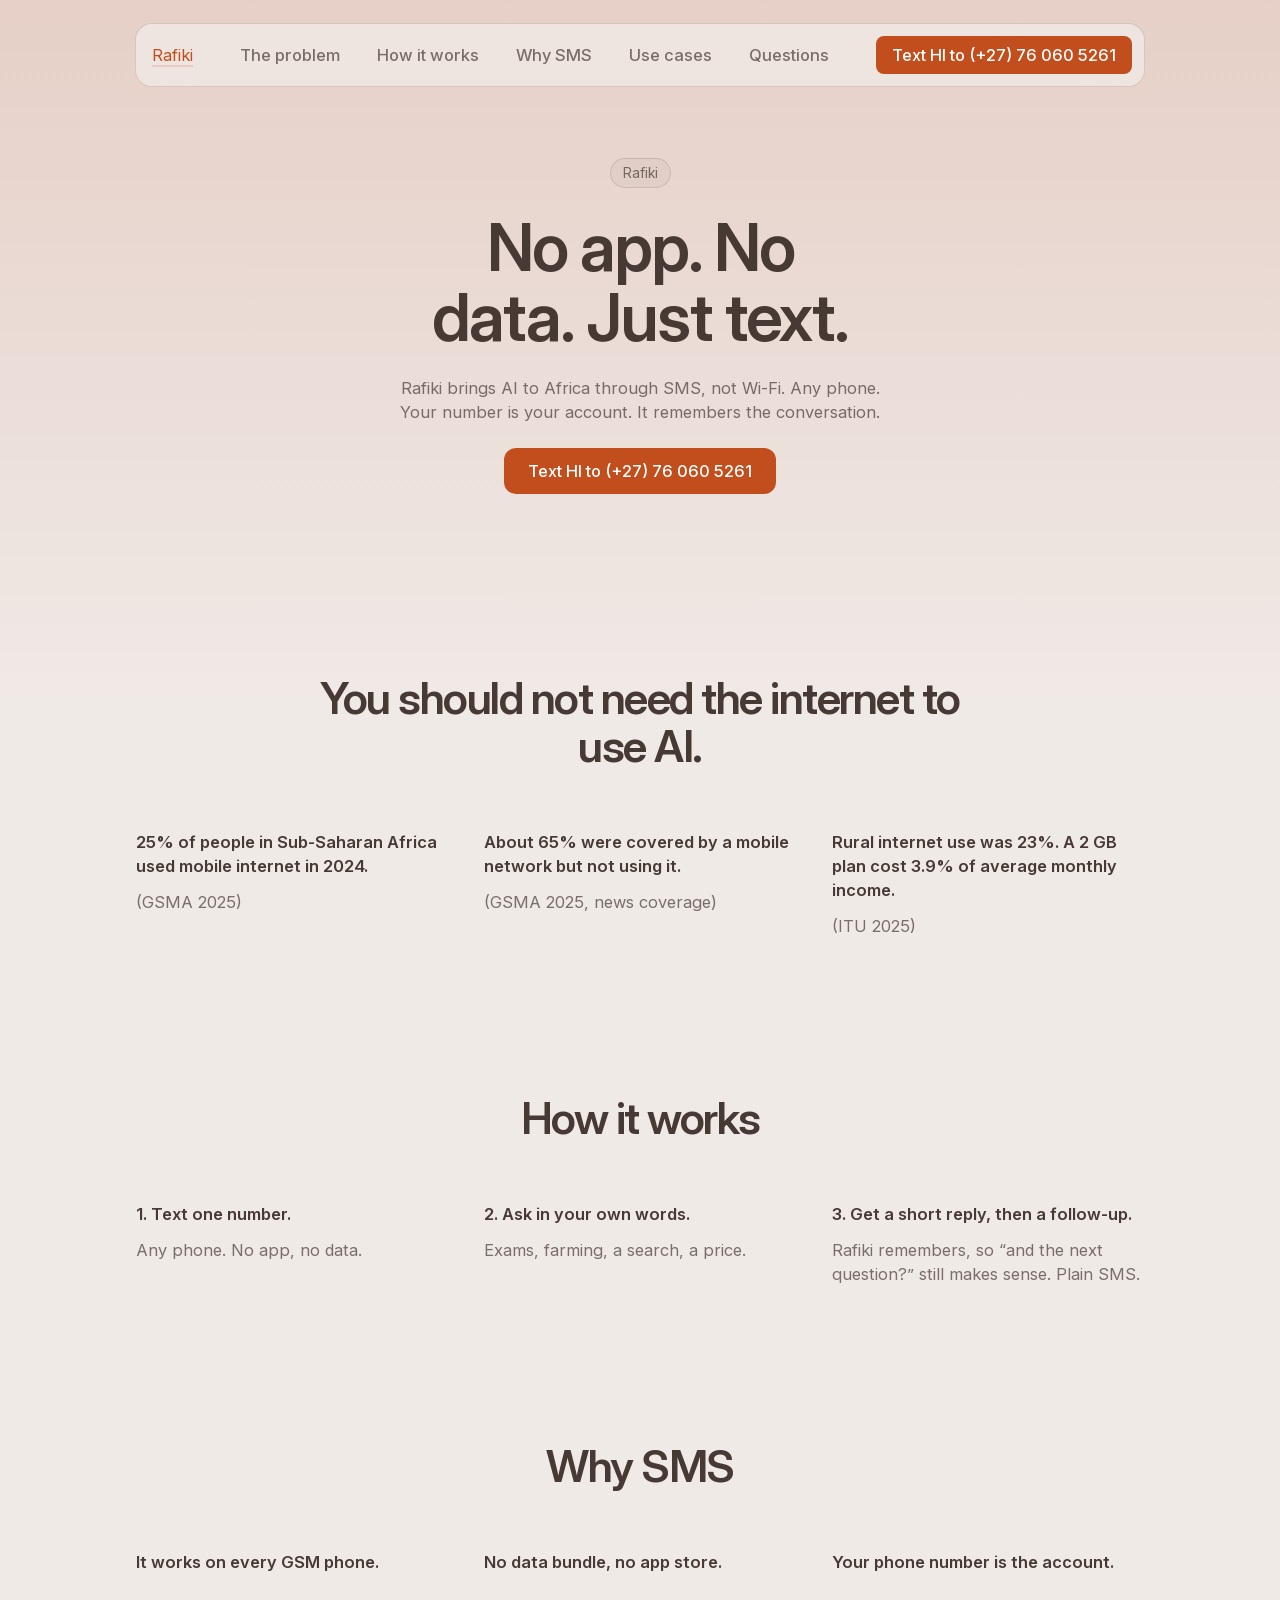
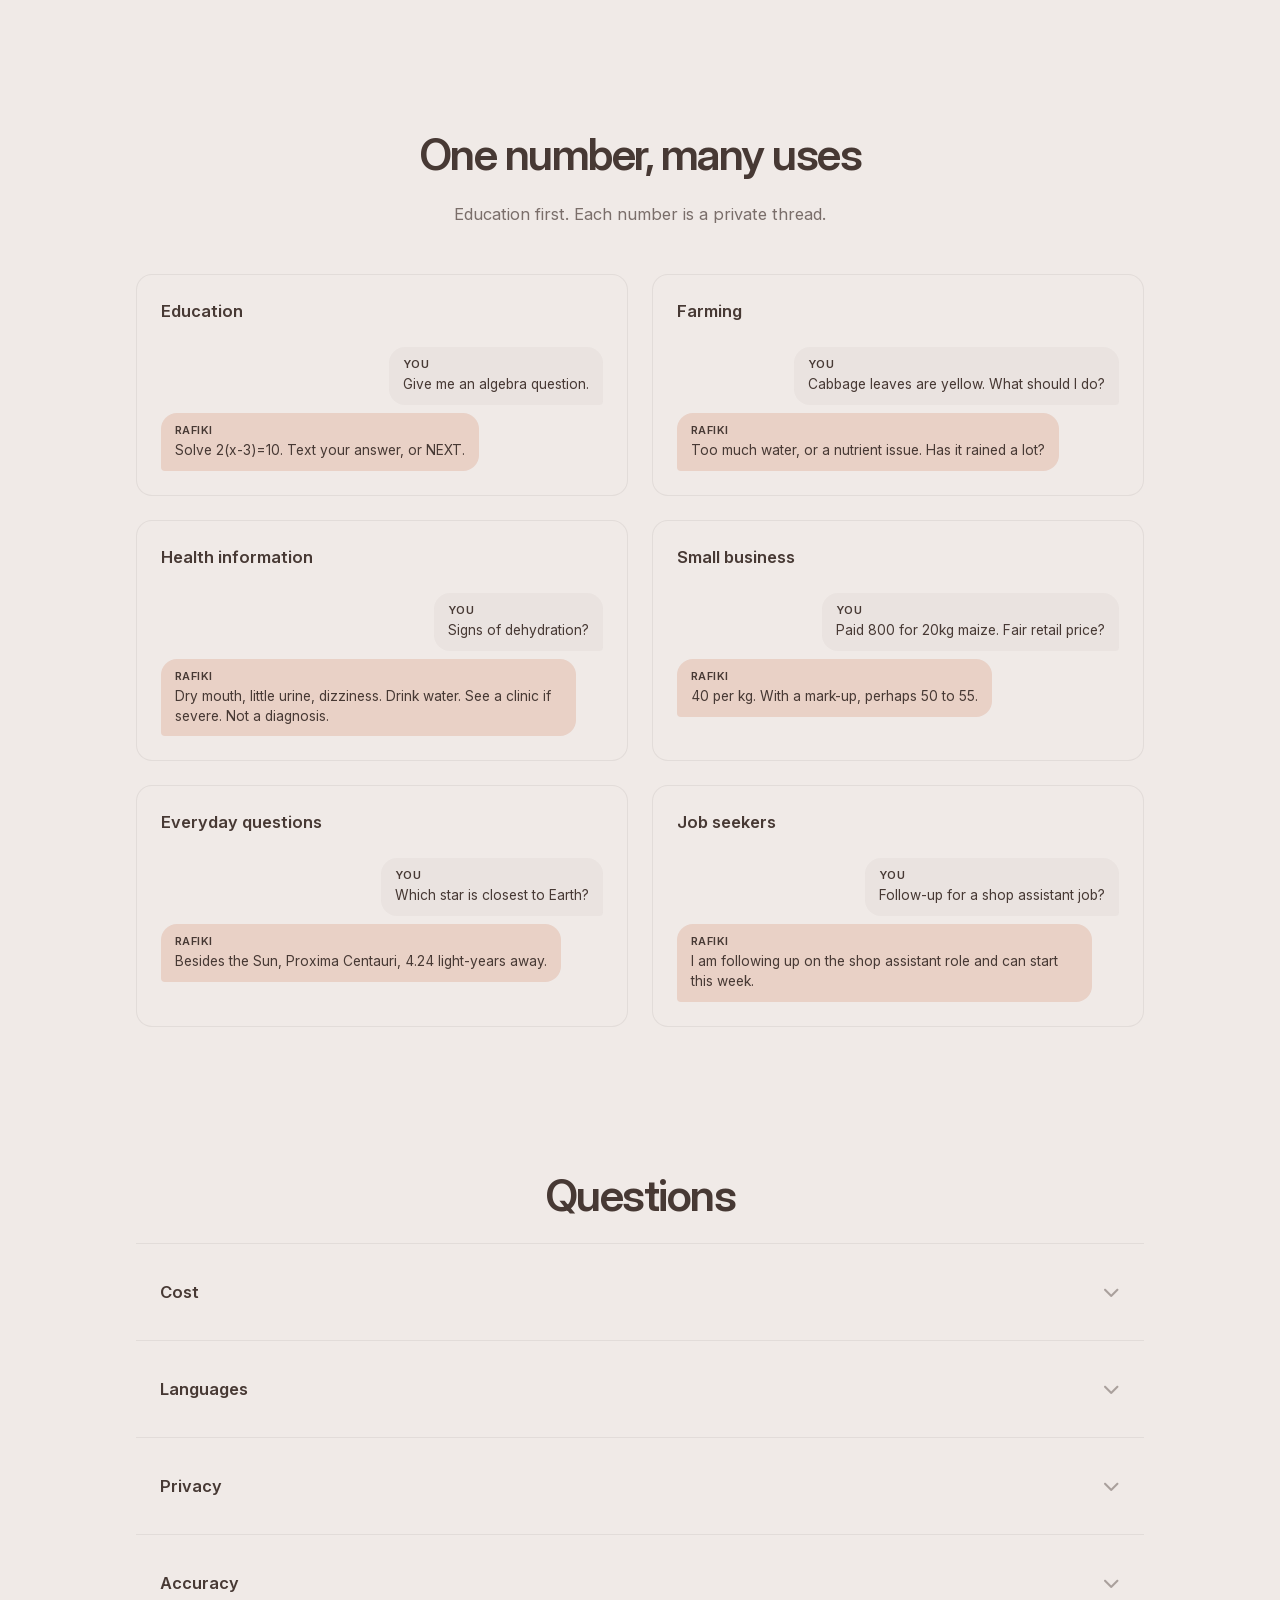
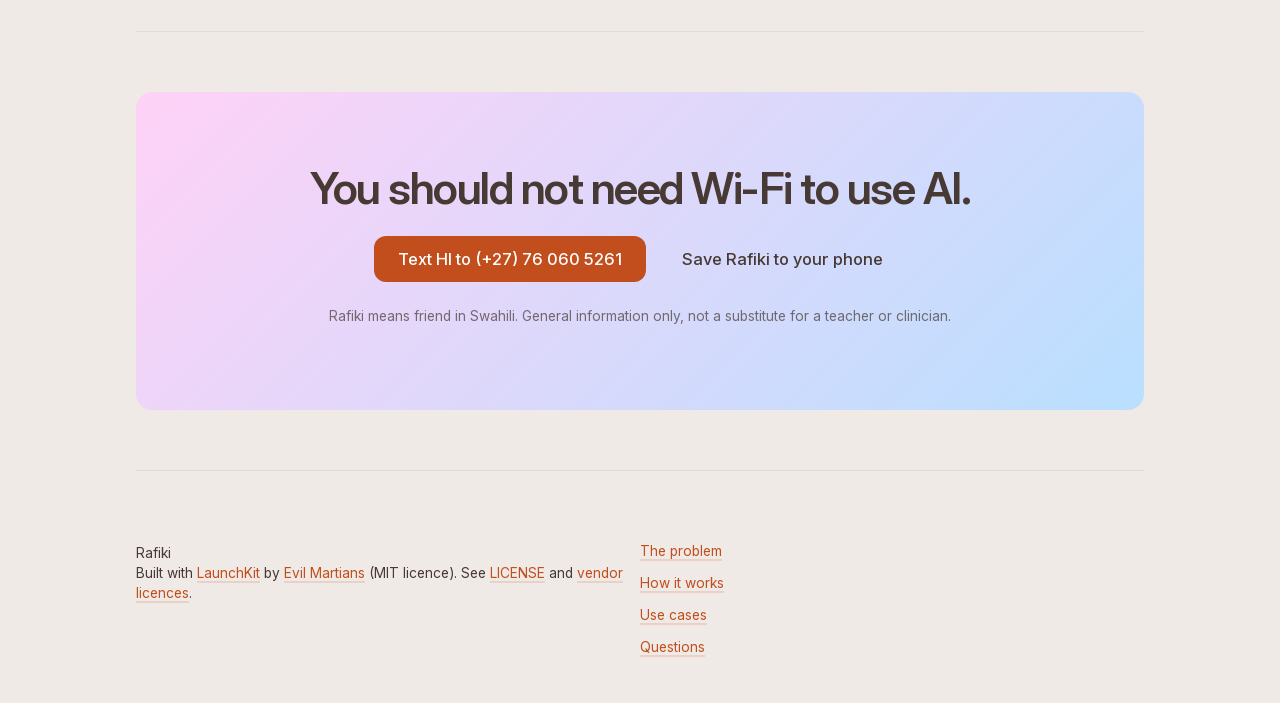
<file: website/index.html>
<!DOCTYPE html>
<html lang="en" class="theme-light">

<head>
  <meta charset="utf-8" />
  <title>Rafiki — No app. No data. Just text.</title>
  <meta content="Rafiki brings AI to Africa through SMS, not Wi-Fi. Any phone. Your number is your account. It remembers the conversation." name="description" />
  <meta content="width=device-width, initial-scale=1" name="viewport" />
  <link rel="icon" href="images/favicon/favicon.ico" sizes="32x32" />
  <link rel="icon" href="images/favicon/icon.svg" type="image/svg+xml" />
  <link rel="apple-touch-icon" href="images/favicon/apple-touch-icon.png" />
  <link rel="preload" href="fonts/InterVariable.woff2" as="font" type="font/woff2" crossorigin />
  <link href="vendor/font-awesome-6.7.2/css/all.min.css" rel="stylesheet" />
  <link href="css/index.css" rel="stylesheet" type="text/css" />
  <link href="css/tablet.css" rel="stylesheet" type="text/css" />
  <link href="css/mobile.css" rel="stylesheet" type="text/css" />
  <script src="js/main.js" type="text/javascript" defer></script>
</head>

<body>
  <div class="background-gradient"></div>
  <div class="page-container">
    <header class="nav-container">
      <a href="index.html" class="nav-brand">Rafiki</a>
      <nav role="navigation" class="nav-menu" data-navigation>
        <a href="#problem" class="nav-link">The problem</a>
        <a href="#how" class="nav-link">How it works</a>
        <a href="#why" class="nav-link">Why SMS</a>
        <a href="#uses" class="nav-link">Use cases</a>
        <a href="#faq" class="nav-link">Questions</a>
        <div class="button-group stacked margin-top-l mobile-only">
          <a href="#cta" class="button primary">Text HI to (+27) 76 060 5261</a>
        </div>
      </nav>
      <div class="button-group">
        <a href="#cta" class="button primary compact">Text HI to (+27) 76 060 5261</a>
        <button class="button ghost compact nav-hamburger" data-mobile-toggle aria-label="Show menu">
          <span class="fa-solid fa-bars icon m"></span>
        </button>
      </div>
    </header>
    <main>
      <section>
        <div class="heading hero centered">
          <p class="eyebrow">Rafiki</p>
          <h1 class="balanced">No app. No data. Just text.</h1>
          <p class="paragraph m secondary balanced">
            Rafiki brings AI to Africa through SMS, not Wi-Fi. Any phone. Your number is your account. It remembers the conversation.
          </p>
          <div class="button-group margin-paragraph centered">
            <a href="#cta" class="button primary">Text HI to (+27) 76 060 5261</a>
          </div>
        </div>
      </section>

      <section id="problem">
        <div class="heading centered">
          <h2 class="no-top-margin">You should not need the internet to use AI.</h2>
        </div>
        <div class="cards-with-icons-container">
          <div class="card-with-icon horizontal">
            <div class="feature-heading">
              <p class="paragraph m bold">25% of people in Sub-Saharan Africa used mobile internet in 2024.</p>
              <p class="paragraph m secondary stat-source">(GSMA 2025)</p>
            </div>
          </div>
          <div class="card-with-icon horizontal">
            <div class="feature-heading">
              <p class="paragraph m bold">About 65% were covered by a mobile network but not using it.</p>
              <p class="paragraph m secondary stat-source">(GSMA 2025, news coverage)</p>
            </div>
          </div>
          <div class="card-with-icon horizontal">
            <div class="feature-heading">
              <p class="paragraph m bold">Rural internet use was 23%. A 2 GB plan cost 3.9% of average monthly income.</p>
              <p class="paragraph m secondary stat-source">(ITU 2025)</p>
            </div>
          </div>
        </div>
      </section>

      <section id="how">
        <div class="heading centered">
          <h2 class="no-top-margin">How it works</h2>
        </div>
        <div class="cards-with-icons-container">
          <div class="card-with-icon horizontal">
            <div class="feature-heading">
              <p class="paragraph m bold">1. Text one number.</p>
              <p class="paragraph m secondary">Any phone. No app, no data.</p>
            </div>
          </div>
          <div class="card-with-icon horizontal">
            <div class="feature-heading">
              <p class="paragraph m bold">2. Ask in your own words.</p>
              <p class="paragraph m secondary">Exams, farming, a search, a price.</p>
            </div>
          </div>
          <div class="card-with-icon horizontal">
            <div class="feature-heading">
              <p class="paragraph m bold">3. Get a short reply, then a follow-up.</p>
              <p class="paragraph m secondary">Rafiki remembers, so “and the next question?” still makes sense. Plain SMS.</p>
            </div>
          </div>
        </div>
      </section>

      <section id="why">
        <div class="heading centered">
          <h2 class="no-top-margin">Why SMS</h2>
        </div>
        <div class="cards-with-icons-container">
          <div class="card-with-icon horizontal">
            <div class="feature-heading">
              <p class="paragraph m bold">It works on every GSM phone.</p>
            </div>
          </div>
          <div class="card-with-icon horizontal">
            <div class="feature-heading">
              <p class="paragraph m bold">No data bundle, no app store.</p>
            </div>
          </div>
          <div class="card-with-icon horizontal">
            <div class="feature-heading">
              <p class="paragraph m bold">Your phone number is the account.</p>
            </div>
          </div>
        </div>
      </section>

      <section id="uses">
        <div class="heading centered">
          <h2 class="no-top-margin">One number, many uses</h2>
          <p class="paragraph m secondary">Education first. Each number is a private thread.</p>
        </div>
        <div class="use-case-grid">
          <article class="use-case-card">
            <p class="paragraph m bold">Education</p>
            <div class="sms-thread">
              <p class="sms-msg sms-in"><span class="sms-label">You</span>Give me an algebra question.</p>
              <p class="sms-msg sms-out"><span class="sms-label">Rafiki</span>Solve 2(x-3)=10. Text your answer, or NEXT.</p>
            </div>
          </article>
          <article class="use-case-card">
            <p class="paragraph m bold">Farming</p>
            <div class="sms-thread">
              <p class="sms-msg sms-in"><span class="sms-label">You</span>Cabbage leaves are yellow. What should I do?</p>
              <p class="sms-msg sms-out"><span class="sms-label">Rafiki</span>Too much water, or a nutrient issue. Has it rained a lot?</p>
            </div>
          </article>
          <article class="use-case-card">
            <p class="paragraph m bold">Health information</p>
            <div class="sms-thread">
              <p class="sms-msg sms-in"><span class="sms-label">You</span>Signs of dehydration?</p>
              <p class="sms-msg sms-out"><span class="sms-label">Rafiki</span>Dry mouth, little urine, dizziness. Drink water. See a clinic if severe. Not a diagnosis.</p>
            </div>
          </article>
          <article class="use-case-card">
            <p class="paragraph m bold">Small business</p>
            <div class="sms-thread">
              <p class="sms-msg sms-in"><span class="sms-label">You</span>Paid 800 for 20kg maize. Fair retail price?</p>
              <p class="sms-msg sms-out"><span class="sms-label">Rafiki</span>40 per kg. With a mark-up, perhaps 50 to 55.</p>
            </div>
          </article>
          <article class="use-case-card">
            <p class="paragraph m bold">Everyday questions</p>
            <div class="sms-thread">
              <p class="sms-msg sms-in"><span class="sms-label">You</span>Which star is closest to Earth?</p>
              <p class="sms-msg sms-out"><span class="sms-label">Rafiki</span>Besides the Sun, Proxima Centauri, 4.24 light-years away.</p>
            </div>
          </article>
          <article class="use-case-card">
            <p class="paragraph m bold">Job seekers</p>
            <div class="sms-thread">
              <p class="sms-msg sms-in"><span class="sms-label">You</span>Follow-up for a shop assistant job?</p>
              <p class="sms-msg sms-out"><span class="sms-label">Rafiki</span>I am following up on the shop assistant role and can start this week.</p>
            </div>
          </article>
        </div>
      </section>

      <section id="faq">
        <div class="heading centered">
          <h2 class="no-top-margin">Questions</h2>
        </div>
        <div class="accordion-container">
          <details class="accordion-item" name="faq">
            <summary class="accordion-toggle">
              <p class="paragraph m bold">Cost</p>
              <span class="accordion-chevron fa-solid fa-chevron-down"></span>
            </summary>
            <div class="accordion-content">
              <p>Replies stay under 300 characters. One text is often cheaper than opening a data bundle.</p>
            </div>
          </details>
          <details class="accordion-item" name="faq">
            <summary class="accordion-toggle">
              <p class="paragraph m bold">Languages</p>
              <span class="accordion-chevron fa-solid fa-chevron-down"></span>
            </summary>
            <div class="accordion-content">
              <p>Clear English first. Swahili, French, isiXhosa or isiZulu next. Plain text only.</p>
            </div>
          </details>
          <details class="accordion-item" name="faq">
            <summary class="accordion-toggle">
              <p class="paragraph m bold">Privacy</p>
              <span class="accordion-chevron fa-solid fa-chevron-down"></span>
            </summary>
            <div class="accordion-content">
              <p>Your number is your account. Each thread is private. No signup. Numbers and chats are personal information under POPIA.</p>
            </div>
          </details>
          <details class="accordion-item" name="faq">
            <summary class="accordion-toggle">
              <p class="paragraph m bold">Accuracy</p>
              <span class="accordion-chevron fa-solid fa-chevron-down"></span>
            </summary>
            <div class="accordion-content">
              <p>Rafiki can be wrong. Treat answers as a starting point, not as a teacher or doctor.</p>
            </div>
          </details>
        </div>
      </section>

      <section class="promo-cta" id="cta">
        <div class="heading centered">
          <h2>You should not need Wi-Fi to use AI.</h2>
          <div class="button-group margin-paragraph centered">
            <a href="#cta" class="button primary">Text HI to (+27) 76 060 5261</a>
                  <a href="rafiki-contact.vcf" class="button ghost" download>Save Rafiki to your phone</a>
          </div>
          <p class="paragraph s secondary">Rafiki means friend in Swahili. General information only, not a substitute for a teacher or clinician.</p>
        </div>
      </section>
    </main>
    <footer class="footer">
      <div class="footer-menu">
        <div>
          <p class="paragraph s">
            Rafiki<br />
            Built with <a href="https://launchkit.evilmartians.io" target="_blank" rel="noopener">LaunchKit</a>
            by <a href="https://evilmartians.com" target="_blank" rel="noopener">Evil Martians</a>
            (MIT licence). See <a href="LICENSE">LICENSE</a> and <a href="licenses.html">vendor licences</a>.
          </p>
        </div>
        <div>
          <div class="link-list">
            <a href="#problem" class="ui s">The problem</a>
            <a href="#how" class="ui s">How it works</a>
            <a href="#uses" class="ui s">Use cases</a>
            <a href="#faq" class="ui s">Questions</a>
          </div>
        </div>
      </div>
    </footer>
  </div>
</body>

</html>
</file>
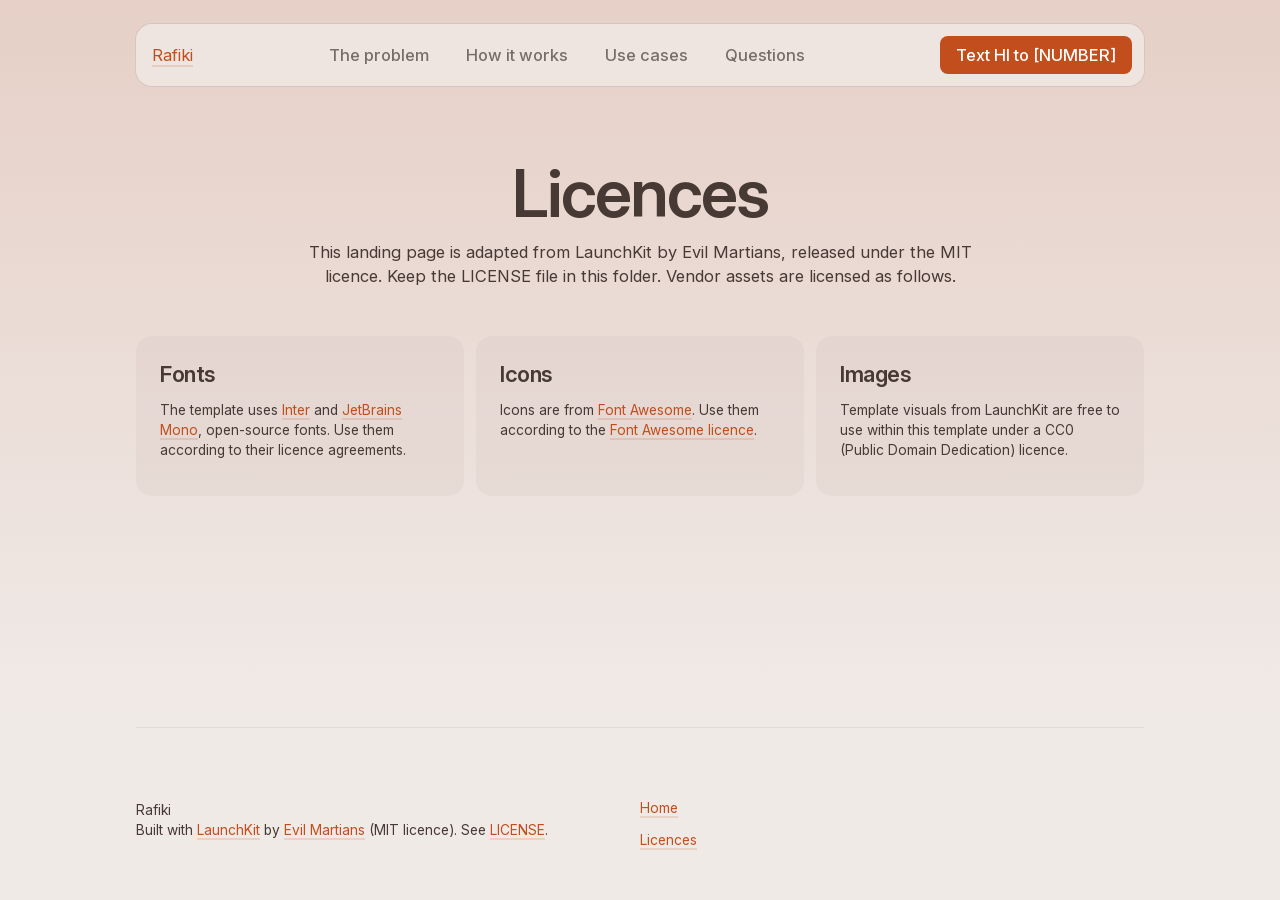
<file: website/licenses.html>
<!DOCTYPE html>
<html lang="en" class="theme-light">

<head>
  <meta charset="utf-8" />
  <title>Rafiki — Licences</title>
  <meta content="Vendor licences for the Rafiki landing page template." name="description" />
  <meta content="width=device-width, initial-scale=1" name="viewport" />
  <meta name="robots" content="noindex" />
  <link rel="icon" href="images/favicon/favicon.ico" sizes="32x32" />
  <link rel="icon" href="images/favicon/icon.svg" type="image/svg+xml" />
  <link rel="apple-touch-icon" href="images/favicon/apple-touch-icon.png" />
  <link rel="preload" href="fonts/InterVariable.woff2" as="font" type="font/woff2" crossorigin />
  <link href="vendor/font-awesome-6.7.2/css/all.min.css" rel="stylesheet" />
  <link href="css/index.css" rel="stylesheet" type="text/css" />
  <link href="css/tablet.css" rel="stylesheet" type="text/css" />
  <link href="css/mobile.css" rel="stylesheet" type="text/css" />
  <script src="js/main.js" type="text/javascript" defer></script>
</head>

<body>
  <div class="background-gradient"></div>
  <div class="page-container">
    <header class="nav-container">
      <a href="index.html" class="nav-brand">Rafiki</a>
      <nav role="navigation" class="nav-menu" data-navigation>
        <a href="index.html#problem" class="nav-link">The problem</a>
        <a href="index.html#how" class="nav-link">How it works</a>
        <a href="index.html#uses" class="nav-link">Use cases</a>
        <a href="index.html#faq" class="nav-link">Questions</a>
        <div class="button-group stacked margin-top-l mobile-only">
          <a href="index.html#cta" class="button primary">Text HI to [NUMBER]</a>
        </div>
      </nav>
      <div class="button-group">
        <a href="index.html#cta" class="button primary compact">Text HI to [NUMBER]</a>
        <button class="button ghost compact nav-hamburger" data-mobile-toggle aria-label="Show menu">
          <span class="fa-solid fa-bars icon m"></span>
        </button>
      </div>
    </header>
    <main>
      <section>
        <div class="text-centered full-width">
          <h1>Licences</h1>
          <p class="balanced">
            This landing page is adapted from LaunchKit by Evil Martians, released under the MIT licence.
            Keep the LICENSE file in this folder. Vendor assets are licensed as follows.
          </p>
        </div>
        <div class="grid columns-3 margin-top-xl">
          <div class="feature-card">
            <div class="feature-heading">
              <p class="paragraph l bold no-top-margin">Fonts</p>
              <p class="paragraph s">
                The template uses
                <a href="https://fonts.google.com/specimen/Inter" target="_blank" rel="noopener">Inter</a>
                and
                <a href="https://fonts.google.com/specimen/JetBrains+Mono" target="_blank" rel="noopener">JetBrains Mono</a>,
                open-source fonts. Use them according to their licence agreements.
              </p>
            </div>
          </div>
          <div class="feature-card">
            <div class="feature-heading">
              <p class="paragraph l bold no-top-margin">Icons</p>
              <p class="paragraph s">
                Icons are from
                <a href="https://fontawesome.com/" target="_blank" rel="noopener">Font Awesome</a>.
                Use them according to the
                <a href="https://fontawesome.com/license" target="_blank" rel="noopener">Font Awesome licence</a>.
              </p>
            </div>
          </div>
          <div class="feature-card">
            <div class="feature-heading">
              <p class="paragraph l bold no-top-margin">Images</p>
              <p class="paragraph s">
                Template visuals from LaunchKit are free to use within this template under a CC0 (Public Domain Dedication) licence.
              </p>
            </div>
          </div>
        </div>
      </section>
    </main>
    <footer class="footer">
      <div class="footer-menu">
        <div>
          <p class="paragraph s">
            Rafiki<br />
            Built with <a href="https://launchkit.evilmartians.io" target="_blank" rel="noopener">LaunchKit</a>
            by <a href="https://evilmartians.com" target="_blank" rel="noopener">Evil Martians</a>
            (MIT licence). See <a href="LICENSE">LICENSE</a>.
          </p>
        </div>
        <div>
          <div class="link-list">
            <a href="index.html" class="ui s">Home</a>
            <a href="licenses.html" class="ui s">Licences</a>
          </div>
        </div>
      </div>
    </footer>
  </div>
</body>

</html>
</file>
<file: website/css/index.css>
@font-face {
  font-family: Inter Variable;
  src: url("../fonts/InterVariable.woff2") format("woff2");
  font-weight: 100 900;
  font-style: normal;
  font-display: swap;
}

@font-face {
  font-family: Inter Variable;
  src: url("../fonts/InterVariable-Italic.woff2") format("woff2");
  font-weight: 100 900;
  font-style: italic;
  font-display: swap;
}

@font-face {
  font-family: JetBrains Mono;
  src: url("../fonts/JetBrainsMono-VariableFont_wght.ttf") format("woff2");
  font-weight: 100 900;
  font-style: normal;
  font-display: swap;
}

:root {
  /** There features 
  These are values that determine the overall look of the theme.
  - Saturation controls how much of accent color will be mixed into text, background, and surface colors.
  - Contrast controls how contrast the text colors will be.
  */
  --theme-hue: 40;
  --theme-saturation: 0.2; /* 0...1 where 0 means grayscale colors; 1 means fully saturated colors */
  --theme-contrast: 0.8; /* 0...1 where 0 means low contrast; 1 means high contrast, black-n-white in fact */

  /* Fonts */
  --font-text: "Inter Variable", Arial, sans-serif;
  --font-mono: "JetBrains Mono", "Courier New", Courier, monospace;

  /* Font sizes */
  --font-size-s: 13.75px;
  --font-size-m: 16.5px;
  --font-size-l: 22px;
  --font-size-xl: 44px;
  --font-size-xxl: 66px;

  /* Paragraph */
  --line-height-paragraph-s: 20px;
  --line-height-paragraph-m: 24px;
  --line-height-paragraph-l: 28px;
  --letter-spacing-paragraph-l: -0.4px;
  --line-height-paragraph-xl: 52px;
  --letter-spacing-paragraph-xl: -1px;
  --line-height-ui-s: 16px;
  --line-height-ui-m: 22px;

  /* Headers */
  --line-height-h1: 70px;
  --letter-spacing-h1: -2px;
  --line-height-h2: 48px;
  --letter-spacing-h2: -1.5px;
  --line-height-h3: 24px;
  --letter-spacing-h3: -0.75px;
  --line-height-h4: 18px;

  /* Spacing */
  --space-default: 12px;
  --space-button-s-vertical: 8px;
  --space-button-s-horizontal: 16px;
  --space-button-m-vertical: 12px;
  --space-button-m-horizontal: 24px;
  --space-section: 60px;
  --space-card-m: 24px;

  --header-font-weight: 600;
  --ui-button-font-weight: 500;

  /* Border radii */
  --radius-xs: 4px;
  --radius-s: 8px;
  --radius-m: 12px;
  --radius-l: 16px;

  /* Colors */
  --color-background: white;
  --color-surface: #99a3ae14;
  --color-text-primary: #363e48;
  --color-text-secondary: #757a7f;
  --color-text-tertiary: #a7acb2;
  --color-accent: #C14E1C;
  --color-accent-hover: #a33e16;
  --color-accent-b: #0081ff29;
  --color-accent-b-hover: #0088f033;
  --color-on-accent: white;
  --color-border-level-2: #99a3ae29;
  --color-border-level-3: #99a3ae52;
  --color-background-blur: #ffffffe6;
  --color-gradient-bg-start: #C14E1C14;
  --color-gradient-bg-end: #C14E1C00;
  --color-gradient-promo-start: #8d3510;
  --color-gradient-promo-end: #C14E1C;
}

.theme-light {
  /** Base color
  By default it's blue ≈ #0289ff
  Usually it's your brand color. Simply provide your value and the whole theme will be recalculated automatically.
  Default value is in OKLCH because it produces richer P3 colors, however you can use any color format. 
  */
  /* --color-accent: #00bc81; */
  --color-accent: #C14E1C;

  /* Relative colors 
  These colors are calculated based on the accent color and saturation/contrast values.
  Feel free to provide exact values if you want to override them.
  */
  --color-background-l: calc(0.7 + 0.3 * var(--theme-contrast));
  --color-background: oklch(
    from var(--color-accent) var(--color-background-l)
      calc((1 - var(--color-background-l)) * 0.6 * var(--theme-saturation)) h
  );
  --color-background-blur: oklch(from var(--color-background) l c h / 0.8);

  --color-text-primary-l: calc(0.4 - 0.4 * pow(var(--theme-contrast), 10));
  --color-text-primary: oklch(
    from var(--color-accent) var(--color-text-primary-l)
      calc(var(--color-text-primary-l) * 0.3 * var(--theme-saturation)) h
  );

  --color-text-secondary: oklch(from var(--color-text-primary) l c h / 0.7);
  --color-text-tertiary: oklch(from var(--color-text-primary) l c h / 0.42);
  --color-accent-hover: oklch(from var(--color-accent) calc(l - 0.05) c h);
  --color-accent-b: oklch(from var(--color-accent) l c h / 0.16);
  --color-accent-b-hover: oklch(from var(--color-accent-b) calc(l - 0.1) c h);

  --color-surface: oklch(from var(--color-text-primary) l c h / 0.04);
  --color-on-accent: white;
  --color-border-level-2: oklch(from var(--color-text-primary) l c h / 0.08);
  --color-border-level-3: oklch(from var(--color-text-primary) l c h / 0.16);

  --color-gradient-bg-start: oklch(
    from var(--color-accent) l calc(0.3 * pow(var(--theme-saturation), 0.5)) h /
      calc(0.5 - 0.5 * pow(var(--theme-contrast), 2))
  );
  --color-gradient-bg-end: oklch(from var(--color-gradient-bg-start) l c h / 0);

  --color-gradient-promo-start: #ffd2f7;
  --color-gradient-promo-end: #b9dfff;
}

.theme-dark {
  color-scheme: dark;

  /** Base color
  By default it's blue ≈ #0289ff
  Usually it's your brand color. Simply provide your value and the whole theme will be recalculated automatically.
  Default value is in OKLCH because it produces richer P3 colors, however you can use any color format. 
   */
  /* --colors-accent: #00bc81; */
  --color-accent: oklch(0.53 0.22 var(--theme-hue));

  /* Relative colors 
  These colors are calculated based on the accent color and saturation/contrast values.
  Feel free to provide exact values if you want to override them.
  */
  --color-background-l: calc(0.35 - 0.35 * pow(var(--theme-contrast), 4));
  --color-background: oklch(
    from var(--color-accent) var(--color-background-l)
      calc(var(--color-background-l) * 0.3 * var(--theme-saturation)) h
  );
  --color-background-blur: oklch(from var(--color-background) l c h / 0.9);

  --color-text-primary-l: calc(0.7 + 0.3 * pow(var(--theme-contrast), 0.8));
  --color-text-primary: oklch(
    from var(--color-accent) var(--color-text-primary-l)
      calc((1 - var(--color-text-primary-l)) * 0.6 * var(--theme-saturation)) h
  );

  --color-text-secondary: oklch(from var(--color-text-primary) l c h / 0.7);
  --color-text-tertiary: oklch(from var(--color-text-primary) l c h / 0.5);
  --color-accent-hover: oklch(from var(--color-accent) calc(l + 0.05) c h);
  --color-accent-b: oklch(from var(--color-accent) l c h / 0.16);
  --color-accent-b-hover: oklch(
    from var(--color-accent-border) calc(l + 0.1) c h
  );

  --color-surface: oklch(from var(--color-text-primary) l c h / 0.04);
  --color-on-accent: white;
  --color-border-level-2: oklch(from var(--color-text-primary) l c h / 0.08);
  --color-border-level-3: oklch(from var(--color-text-primary) l c h / 0.16);

  --color-gradient-bg-start: oklch(
    from var(--color-accent) l calc(0.3 * pow(var(--theme-saturation), 0.5)) h /
      calc(0.5 - 0.5 * pow(var(--theme-contrast), 2))
  );
  --color-gradient-bg-end: oklch(from var(--color-gradient-bg-start) l c h / 0);

  --color-gradient-promo-start: #8d3510;
  --color-gradient-promo-end: #C14E1C;
}

.page-container {
  max-width: 1008px;
  min-height: 100vh;
  margin: 0 auto;
  display: flex;
  flex-direction: column;
}

* {
  box-sizing: border-box;
}

html,
body {
  margin: 0;
}

body {
  background-color: var(--color-background);
  font-family: var(--font-text);
  color: var(--color-text-primary);
  font-size: var(--font-size-m);
  line-height: var(--line-height-paragraph-m);
}

/* Headers */

h1,
h2,
h3,
h4 {
  font-weight: var(--header-font-weight);
  margin: var(--space-default) 0;
}

h1 {
  font-size: var(--font-size-xxl);
  line-height: var(--line-height-h1);
  letter-spacing: var(--letter-spacing-h1);
}

h2 {
  font-size: var(--font-size-xl);
  line-height: var(--line-height-h2);
  letter-spacing: var(--letter-spacing-h2);
}

h3 {
  font-size: var(--font-size-l);
  line-height: var(--line-height-h3);
  letter-spacing: var(--letter-spacing-h3);
}

h4 {
  font-size: var(--font-size-m);
  line-height: var(--line-height-h4);
  letter-spacing: var(--letter-spacing-h4);
}

p {
  margin: var(--space-default) 0;
}

a {
  color: var(--color-accent);
  text-underline-offset: 0px;
  text-decoration: underline;
  text-decoration-color: var(--color-accent-b);
  text-decoration-skip-ink: none;
  text-underline-position: under;
  text-decoration-thickness: 2px;

  &.tertiary {
    color: var(--color-text-tertiary);
    text-decoration: none;

    &:hover {
      color: var(--color-text-secondary);
    }
  }
}

a:hover {
  color: var(--color-accent-hover);
}

ul,
ol {
  margin: 16px 0;
  padding-left: 40px;
}

li {
  margin: 8px 0;
}

img {
  vertical-align: middle;
  max-width: 100%;
  display: inline-block;
}

section {
  padding: var(--space-section) 0;
}

.eyebrow {
  display: inline-flex;
  margin-bottom: var(--space-default);
  border: 1px solid var(--color-border-level-3);
  border-radius: var(--radius-l);
  background-color: var(--color-surface);
  color: var(--color-text-secondary);
  font-size: var(--font-size-s);
  text-align: center;
  object-fit: fill;
  flex-flow: row;
  justify-content: center;
  align-items: center;
  margin-right: auto;
  margin-left: auto;
  padding: 2px 12px;
  text-decoration: none;

  &:hover {
    color: var(--color-text-primary);
  }
}

.heading {
  margin-bottom: var(--space-default);
  flex-direction: column;
  max-width: 672px;
  display: flex;

  &.hero {
    padding-bottom: 36px;
  }

  &.centered {
    text-align: center;
    margin-right: auto;
    margin-left: auto;
  }
}

.no-top-margin {
  margin-top: 0;
}

.balanced {
  text-wrap: balance;
}

.content {
  padding: var(--space-section) 0;
  max-width: 720px;
}

/* Text */

/* Style used for content */

.paragraph {
  &.s {
    font-size: var(--font-size-s);
    line-height: var(--line-height-paragraph-s);
  }

  &.m {
    font-size: var(--font-size-m);
    line-height: var(--line-height-paragraph-m);
  }

  &.l {
    font-size: var(--font-size-l);
    line-height: var(--line-height-paragraph-l);
    letter-spacing: var(--letter-spacing-paragraph-l);
  }

  &.xl {
    font-size: var(--font-size-xl);
    line-height: var(--line-height-paragraph-xl);
    letter-spacing: var(--letter-spacing-paragraph-xl);
  }

  &.bold {
    font-weight: 600;
  }
}

/* Styles for UI elements */

.ui {
  &.s {
    font-size: var(--font-size-s);
    line-height: var(--line-height-ui-s) !important;
  }

  &.m {
    font-size: var(--font-size-m);
    line-height: var(--line-height-ui-m) !important;
  }

  &.pseudo-link,
  .pseudo-link {
    text-decoration: underline;
    text-decoration-color: var(--color-accent-b);
    text-decoration-thickness: 2px;
  }
}

/* Buttons */

.button {
  display: flex;
  gap: 8px;
  cursor: pointer;
  border: none;
  text-decoration: none;
  background: transparent;
  padding: var(--space-button-m-vertical) var(--space-button-m-horizontal);
  font-size: var(--font-size-m);
  line-height: var(--line-height-ui-m);
  font-weight: var(--ui-button-font-weight);
  text-align: center;
  border-radius: var(--radius-m);
  justify-content: center;
  align-items: center;

  &.primary {
    background-color: var(--color-accent);
    color: var(--color-on-accent);

    &:hover {
      background-color: var(--color-accent-hover);
      color: var(--color-on-accent);
    }
  }

  &.secondary {
    background-color: var(--color-accent-b);
    color: var(--color-accent);

    &:hover {
      background-color: var(--color-accent-b-hover);
    }
  }

  &.tertiary {
    box-shadow: inset 0 0 0 1px var(--color-border-level-3);
    color: var(--color-text-secondary);

    &:hover {
      background-color: var(--color-surface);
      color: var(--color-text-primary);
    }
  }

  &.ghost {
    background: transparent;
    padding: var(--space-button-m-vertical) var(--space-button-m-horizontal);
    color: var(--color-text-primary);

    &:hover {
      background-color: var(--color-border-level-2);
      color: var(--color-on-accent);
    }

    &.active {
      background-color: var(--color-border-level-3);
    }

    &.compact {
      padding: var(--space-button-s-vertical) 12px;
    }
  }

  &.compact {
    padding: var(--space-button-s-vertical) var(--space-button-s-horizontal);
    border-radius: var(--radius-s);
  }
}

/* Button groups */

.button-group {
  display: flex;
  gap: 12px;
  flex-wrap: wrap;
  align-items: center;

  &.margin-paragraph {
    margin: var(--space-default) 0;
  }

  &.centered {
    justify-content: center;
    align-items: center;
  }

  &.stacked {
    flex-direction: column;
    align-items: justify;

    & .button {
      width: 100%;
    }
  }
}

/* Links */

.icon-link {
  gap: 6px;
  color: var(--color-accent);
  align-items: center;
  text-decoration: none;
  display: flex;

  &:hover {
    color: var(--color-accent-hover);
  }
}

.link-list {
  display: flex;
  flex-direction: column;
  align-items: flex-start;
  gap: 16px;
  padding-top: 12px;
}

.link-list-horizontal {
  display: flex;
  gap: var(--space-button-m-horizontal);
}

/* Icons */

.icon {
  display: flex !important;
  align-items: center;
  line-height: inherit !important;
  color: var(--color-text-tertiary);

  &.s {
    font-size: var(--font-size-s);
  }

  &.m {
    font-size: var(--font-size-m);
  }

  &.l {
    font-size: var(--font-size-l);
  }

  &.xl {
    font-size: var(--font-size-xl);
    line-height: var(--line-height-paragraph-xl) !important;
  }
}

/* Navigation */

.nav-container {
  position: sticky;
  margin-top: 24px;
  inset: 24px 0% auto;
  display: flex;
  justify-content: space-between;
  background-color: var(--color-background-blur);
  box-shadow: 0 0 0 1px var(--color-border-level-2);
  -webkit-backdrop-filter: blur(40px);
  backdrop-filter: blur(40px);
  border-radius: var(--radius-l);
  max-width: 1008px;
  padding: 12px 12px 12px 16px;
  z-index: 1000;
}

.nav-brand {
  display: flex;
  align-items: center;
  justify-content: center;
}

.nav-link {
  color: var(--color-text-secondary);
  font-size: var(--font-size-m);
  line-height: var(--line-height-ui-m);
  font-weight: var(--ui-button-font-weight);
  border-radius: var(--radius-s);
  padding: 8px 16px;
  display: inline-block;
  text-decoration: none;

  &:hover {
    color: var(--color-text-primary);
  }

  &:active {
    color: var(--color-text-tertiary);
  }
}

.background-gradient {
  position: absolute;
  background-image: linear-gradient(
    180deg,
    var(--color-gradient-bg-start),
    var(--color-gradient-bg-end)
  );
  width: 100%;
  height: 80vh;
  z-index: -10;
}

.promo-cta {
  background-image: linear-gradient(
    135deg,
    var(--color-gradient-promo-start),
    var(--color-gradient-promo-end)
  );
  border-radius: 16px;
  margin-bottom: var(--space-section);
}

.image-wide {
  margin: var(--space-default) 0;
  width: 116%;
  max-width: none;
  margin-left: -8%;
}

.mobile-only,
.nav-hamburger {
  display: none;
}

.clients-container {
  display: flex;
  gap: 36px;
  flex-wrap: wrap;
  place-content: stretch center;
  align-items: center;
  padding: 24px 0;
}

.text-centered {
  text-align: center;
}

.feature-card {
  padding: var(--space-card-m);
  background-color: var(--color-surface);
  border-radius: var(--radius-l);
  display: flex;
  gap: 16px;
  flex-direction: column;
  align-items: flex-start;
}

.feature-heading {
  max-width: 672px;
}

/* Grid */

.grid {
  display: grid;
  margin: var(--space-default) 0;
  gap: 12px;
  grid-template-rows: auto;
  grid-auto-columns: 1fr;

  &.gap-l {
    gap: 24px;
  }

  &.gap-xl {
    gap: 60px;
  }
}

.columns-2 {
  grid-template-columns: repeat(2, minmax(0, 1fr));
}

.columns-3 {
  grid-template-columns: repeat(3, minmax(0, 1fr));
}

.columns-1\/2-1 {
  grid-template-columns: minmax(0, 0.5fr) minmax(0, 1fr);
}

.card-with-icon {
  display: flex;
  flex-direction: column;
  align-items: flex-start;
}

.cards-with-icons-container {
  margin-top: var(--space-default) 0;
  gap: 36px;
  grid-template-rows: auto;
  grid-template-columns: 1fr 1fr 1fr;
  grid-auto-columns: 1fr;
  padding: 24px 0;
  display: grid;
}

.card-code-block {
  padding: var(--space-card-m);
  border: 1px solid var(--color-border-level-2);
  border-radius: var(--radius-l);
  overflow: auto;

  &.dark {
    background-color: #2b2b2b;
  }
}

/* Accordion */

.accordion-container {
  border-top: 1px solid var(--color-border-level-2);
  flex-flow: column;
  display: flex;
}

.accordion-item {
  border-bottom: 1px solid var(--color-border-level-2);
  width: 100%;
  overflow: hidden;
}

.accordion-toggle {
  padding: var(--space-card-m);
  align-items: center;
  display: flex;
  cursor: pointer;
}

.accordion-toggle:hover {
  color: var(--color-text-secondary);
}

.accordion-chevron {
  margin-left: auto;
  color: var(--color-text-tertiary);
}

[open] .accordion-chevron {
  transform: rotate(180deg);
}

.accordion-content {
  padding-right: 48px;
  padding-bottom: var(--space-button-m-vertical);
  padding-left: var(--space-card-m);
  background-color: #0000;
  display: block;
}

/* Footer */

.footer {
  border-top: 1px solid var(--color-border-level-2);
  margin-top: auto;
  padding-top: 60px;
  padding-bottom: 24px;
}

.footer-menu {
  gap: 16px;
  grid-template-rows: auto;
  grid-template-columns: 2fr 1fr 1fr;
  grid-auto-columns: 1fr;
  margin-bottom: 24px;
  display: grid;
}

.full-width {
  width: 100%;
}

.margin-top-l {
  margin-top: 24px;
}

.margin-top-xl {
  margin-top: 48px;
}

.secondary {
  color: var(--color-text-secondary);
}

.tertiary {
  color: var(--color-text-tertiary);
}

.color-accent {
  color: var(--color-accent);
}

.inline-code {
  font-family: var(--font-mono);
  font-size: var(--font-size-s);
  line-height: inherit;
  background-color: var(--color-surface);
  padding: 2px 4px;
  border-radius: var(--radius-xs);
  color: var(--color-text-secondary);
}

/* Rafiki landing additions */
.use-case-grid {
  display: grid;
  grid-template-columns: 1fr 1fr;
  gap: 24px;
  padding: 24px 0;
}

.use-case-card {
  border: 1px solid var(--color-border-level-2);
  border-radius: var(--radius-l);
  padding: var(--space-card-m);
  background-color: var(--color-background);
  display: flex;
  flex-direction: column;
  min-width: 0;
}

.use-case-card .paragraph.m.bold {
  margin-top: 0;
}

.sms-thread {
  margin-top: 12px;
  display: flex;
  flex-direction: column;
  gap: 8px;
}

.sms-msg {
  max-width: 94%;
  padding: 10px 14px;
  border-radius: 16px;
  font-size: var(--font-size-s);
  line-height: 1.45;
  margin: 0;
}

.sms-msg .sms-label {
  display: block;
  font-weight: 600;
  margin-bottom: 2px;
  font-size: 11px;
  letter-spacing: 0.04em;
  text-transform: uppercase;
}

.sms-in {
  align-self: flex-end;
  background-color: var(--color-surface);
  border-bottom-right-radius: 4px;
}

.sms-out {
  align-self: flex-start;
  background-color: var(--color-accent-b);
  border-bottom-left-radius: 4px;
}

.stat-source {
  display: block;
  margin-top: 4px;
}

@media screen and (max-width: 767px) {
  .use-case-grid {
    grid-template-columns: 1fr;
    gap: 16px;
    padding: 16px 0;
  }
}
</file>
<file: website/css/tablet.css>
@media screen and (max-width: 1199px) {
  .image-wide {
    width: 100%;
    margin-left: 0;
  }
}

@media screen and (max-width: 1056px) {
  .page-container {
    max-width: 728px;
    padding: 0 24px;
  }

  .heading.hero {
    max-width: 100%;
  }

  .button-group {
    flex-shrink: 0;
  }

  .content {
    margin: 0 16px;
  }

  .nav-link {
    padding: 16px;
    display: inline-flex;
  }

  .nav-menu {
    position: absolute;
    top: calc(100% + 6px);
    text-align: center;
    left: 0;
    right: 0;
    background-color: var(--color-background);
    box-shadow: 0 0 0 1px var(--color-border-level-2);
    border-radius: var(--radius-l);
    margin-top: 4px;
    padding: 12px 24px;
    display: none;

    &.open {
      display: block;
    }
  }

  .grid {
    &.gap-l {
      gap: 16px;
    }

    &.gap-xl {
      gap: 24px;
    }
  }

  .nav-hamburger {
    display: flex;
  }
}
</file>
<file: website/css/mobile.css>
@media screen and (max-width: 767px) {
  body {
    /* Font sizes */
    --font-size-l: 19.25px;
    --font-size-xl: 33px;
    --font-size-xxl: 44px;

    /* Font metrics */
    --line-height-paragraph-l: 24px;
    --letter-spacing-paragraph-l: -0.2px;
    --line-height-paragraph-xl: 40px;
    --letter-spacing-paragraph-xl: -0.5px;

    /* Headers */
    --line-height-h1: 48px;
    --letter-spacing-h1: -1.5px;
    --line-height-h2: 36px;
    --letter-spacing-h2: -1px;
    --line-height-h3: 22px;
    --letter-spacing-h3: -0.75px;

    /* Sizing */
    --space-section: 24px;
    --space-button-m-vertical: 8px;
    --space-card-m: 12px;

    --radius-m: 8px;
    --radius-l: 12px;
  }

  .page-container {
    max-width: none;
    padding: 0 16px;
  }

  .navbar {
    margin-top: 12px;
    top: 12px;
  }

  .nav-container {
    padding: 8px 8px 8px 12px;
    top: 12px;
    margin-top: 12px;
  }

  .footer {
    margin: 24px 0;
  }

  .button-group {
    gap: 8px;
  }

  .columns-2,
  .columns-3,
  .columns-1\/2-1,
  .cards-with-icons-container {
    grid-template-columns: 1fr;
  }

  .card-with-icon {
    display: flex;
    flex-direction: row;
    align-items: flex-start;
    gap: 24px;

    & .icon {
      margin-top: 24px;
    }
  }
}

@media screen and (max-width: 479px) {
  .page-container {
    padding: 0 16px;
  }

  .hide-on-mobile {
    display: none;
  }

  .nav-link {
    display: flex;
  }

  .nav-menu {
    padding: 12px;
  }

  .clients-container {
    gap: 24px;
    padding: 12px 0;
  }

  .accordion-toggle {
    justify-content: flex-start;
    align-items: center;
  }

  .footer-menu {
    grid-template-columns: 2fr;
  }

  .mobile-only {
    display: flex;
  }
}
</file>
